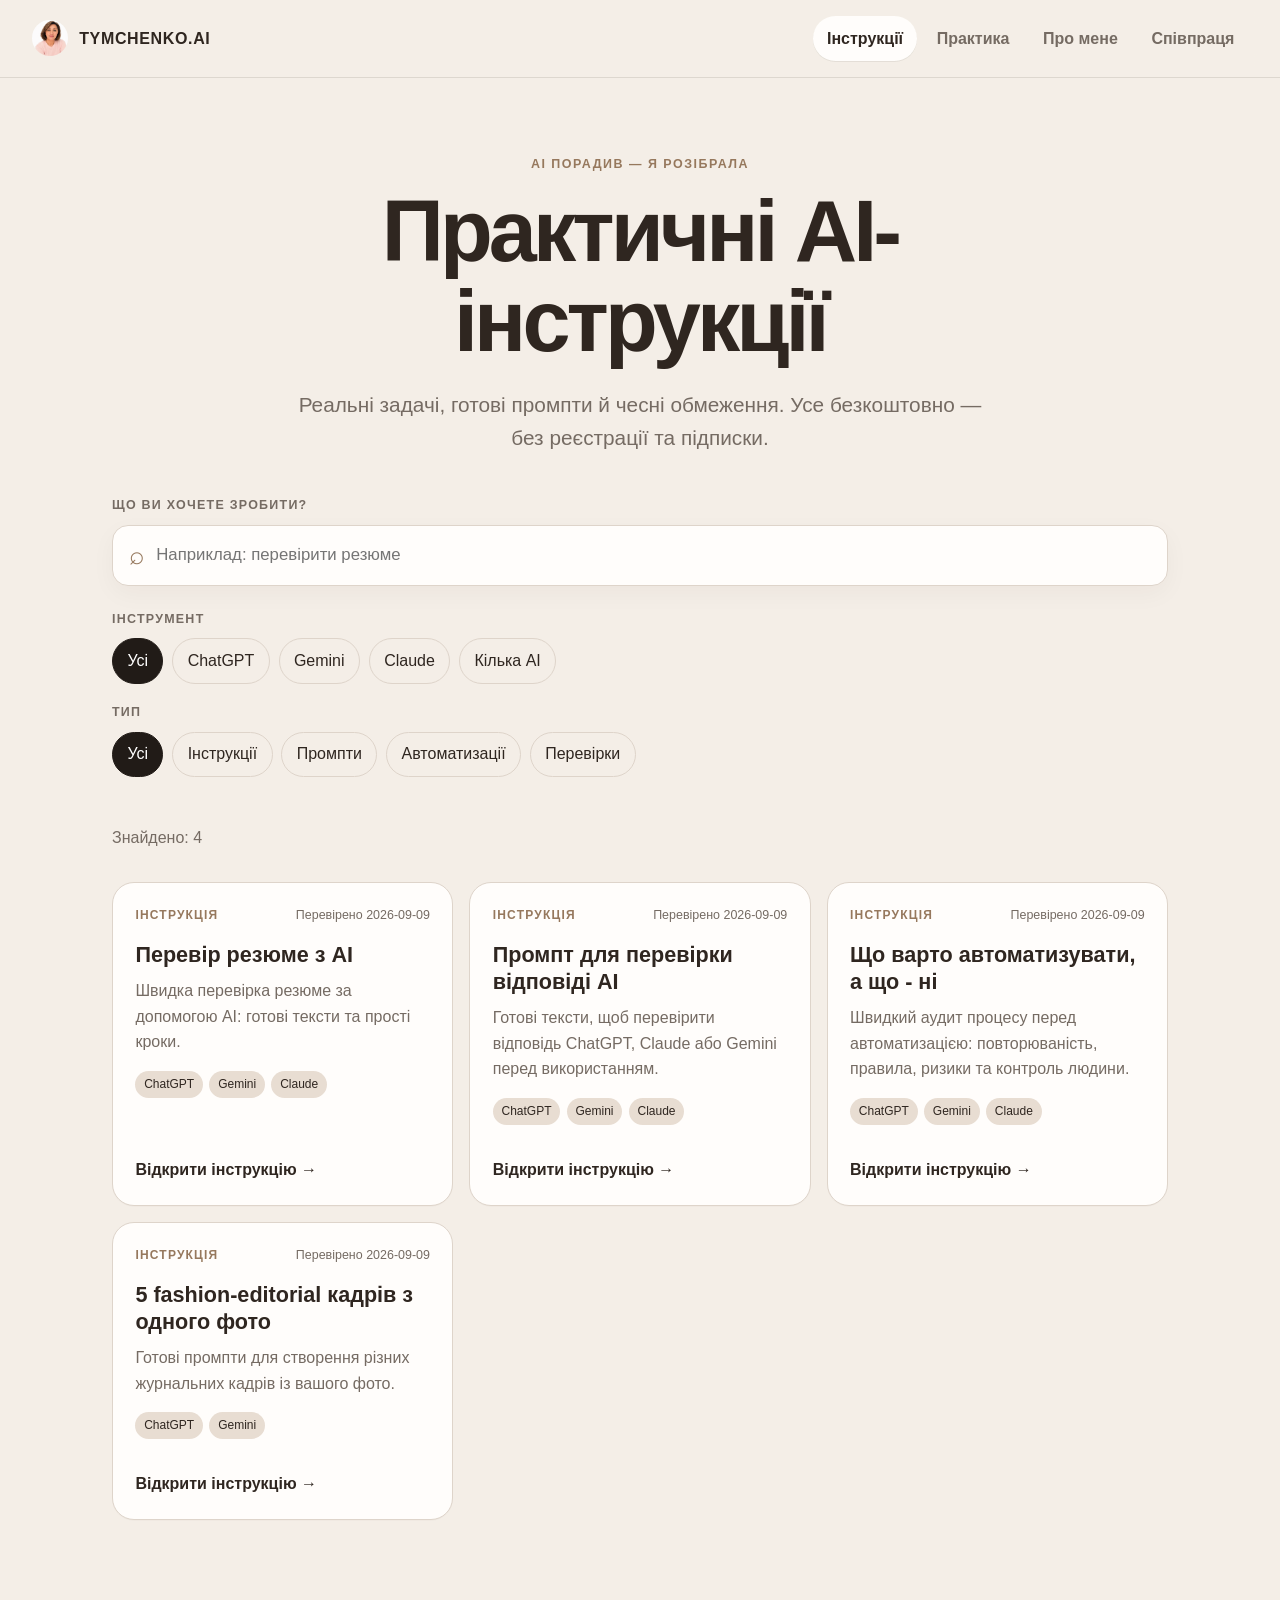
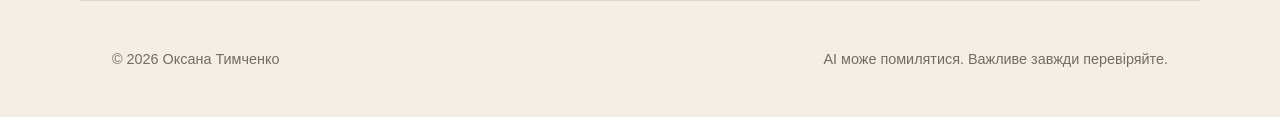
<file: index.html>
<!doctype html>
<html lang="uk">
<head>
  <meta charset="utf-8">
  <meta name="viewport" content="width=device-width,initial-scale=1">
  <meta name="description" content="Практичні AI-інструкції, промпти та автоматизації Оксани Тимченко. Перевірено на реальних задачах.">
  <meta name="color-scheme" content="light">
  <meta http-equiv="Content-Security-Policy" content="default-src 'self'; img-src 'self' data: https:; style-src 'self'; script-src 'self' https://www.googletagmanager.com; connect-src 'self' https://www.googletagmanager.com https://*.google-analytics.com; object-src 'none'; base-uri 'self'; form-action 'self' mailto:">
  <title>Інструкції — Tymchenko.AI</title>
  <link rel="stylesheet" href="assets.css">
  <script async src="https://www.googletagmanager.com/gtag/js?id=G-YWB4VXZGJ2"></script>
  <script src="analytics.js" defer></script>
</head>
<body>
  <header class="site-header">
    <a class="brand" href="index.html" aria-label="Tymchenko.AI — інструкції"><span class="brand-mark">T</span><span>TYMCHENKO.AI</span></a>
    <button class="menu-button" type="button" aria-expanded="false" aria-controls="main-nav">Меню</button>
    <nav id="main-nav" class="nav" aria-label="Головна навігація">
      <a class="active" href="index.html">Інструкції</a>
      <a href="practice.html">Практика</a>
      <a href="about.html">Про мене</a>
      <a href="partnerships.html">Співпраця</a>
    </nav>
  </header>

  <main>
    <section class="catalog-head">
      <p class="eyebrow">AI порадив — я розібрала</p>
      <h1>Практичні AI-інструкції</h1>
      <p class="lead">Реальні задачі, готові промпти й чесні обмеження. Усе безкоштовно — без реєстрації та підписки.</p>
    </section>

    <section class="catalog" aria-labelledby="catalog-title">
      <h2 id="catalog-title" class="visually-hidden">Каталог матеріалів</h2>
      <div class="search-wrap">
        <label for="search">Що ви хочете зробити?</label>
        <div class="search-box"><span aria-hidden="true">⌕</span><input id="search" type="search" autocomplete="off" placeholder="Наприклад: перевірити резюме"></div>
      </div>
      <div class="filter-group" aria-labelledby="tool-label">
        <span id="tool-label" class="filter-label">Інструмент</span>
        <div class="filter-row" data-filter="tool">
          <button class="chip active" data-value="all" type="button">Усі</button>
          <button class="chip" data-value="ChatGPT" type="button">ChatGPT</button>
          <button class="chip" data-value="Gemini" type="button">Gemini</button>
          <button class="chip" data-value="Claude" type="button">Claude</button>
          <button class="chip" data-value="Multi-tool" type="button">Кілька AI</button>
        </div>
      </div>
      <div class="filter-group" aria-labelledby="type-label">
        <span id="type-label" class="filter-label">Тип</span>
        <div class="filter-row" data-filter="type">
          <button class="chip active" data-value="all" type="button">Усі</button>
          <button class="chip" data-value="guide" type="button">Інструкції</button>
          <button class="chip" data-value="prompt" type="button">Промпти</button>
          <button class="chip" data-value="automation" type="button">Автоматизації</button>
          <button class="chip" data-value="review" type="button">Перевірки</button>
        </div>
      </div>
      <div class="results-bar"><p id="result-count" aria-live="polite">Завантаження матеріалів…</p><button id="reset" class="text-button" type="button" hidden>Скинути фільтри</button></div>
      <div id="resource-grid" class="resource-grid" aria-live="polite"></div>
      <div id="empty-state" class="empty" hidden><h3>Нічого не знайдено</h3><p>Спробуйте коротший запит або скиньте фільтри.</p></div>
    </section>
  </main>

  <footer><p>© 2026 Оксана Тимченко</p><p>AI може помилятися. Важливе завжди перевіряйте.</p></footer>
  <script src="app.js" defer></script>
</body>
</html>
</file>
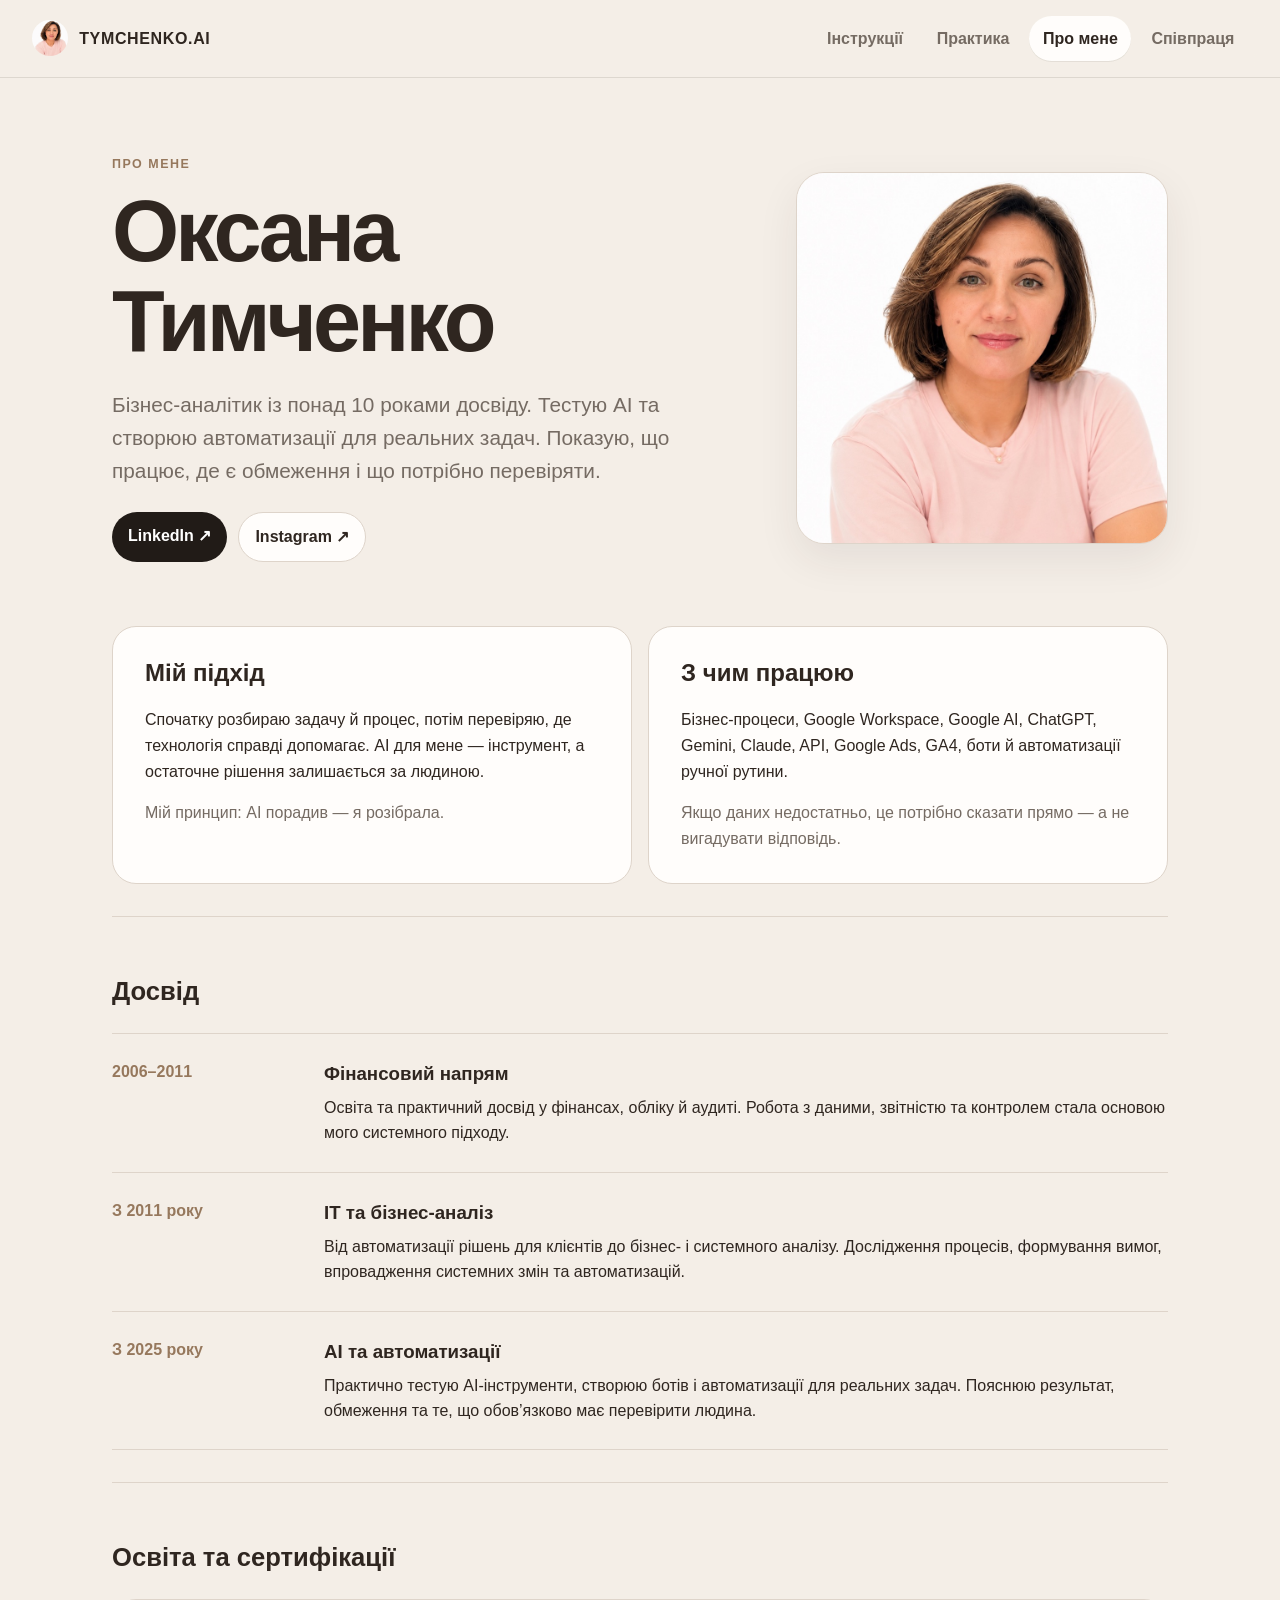
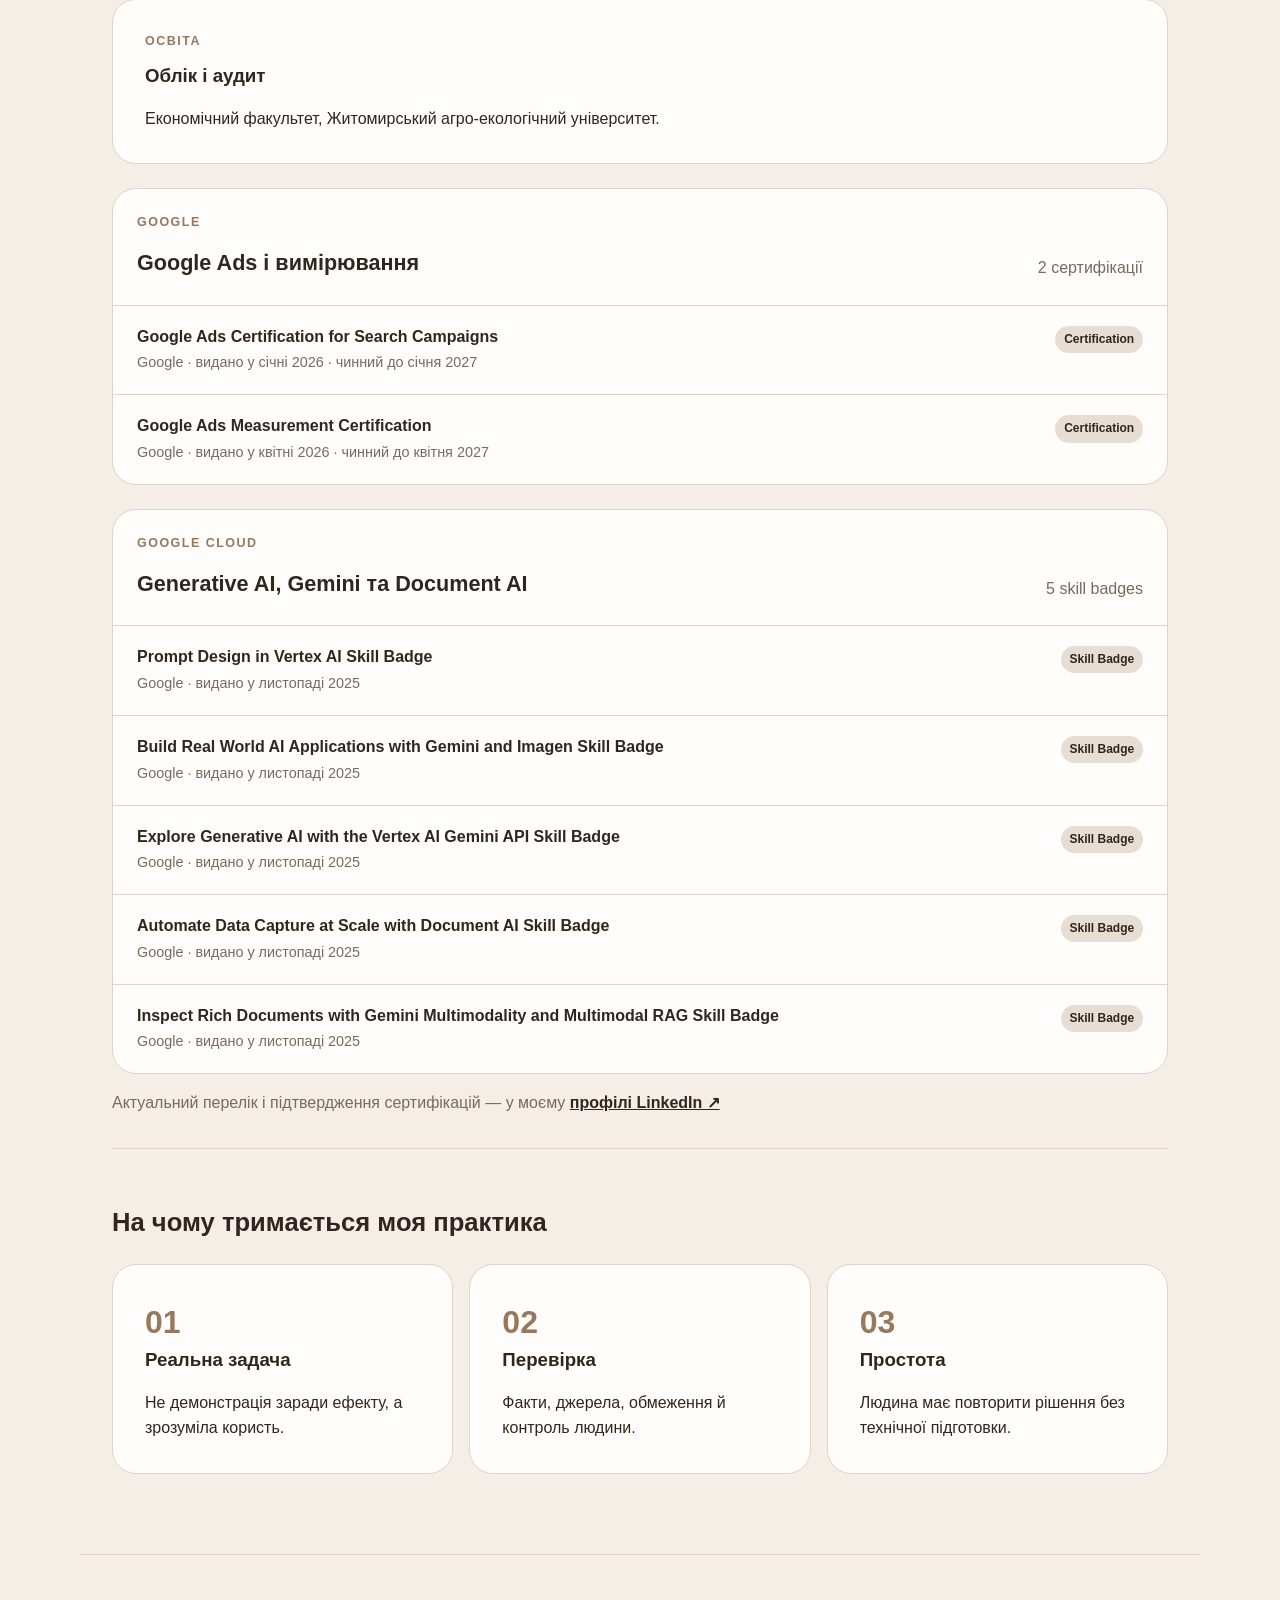
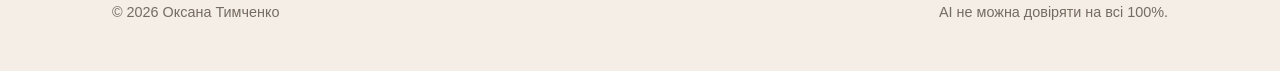
<file: about.html>
<!doctype html>
<html lang="uk"><head><meta charset="utf-8"><meta name="viewport" content="width=device-width,initial-scale=1"><meta name="description" content="Про Оксану Тимченко — бізнес-аналітика та практичну роботу з AI й автоматизаціями."><title>Про мене — Tymchenko.AI</title><link rel="stylesheet" href="assets.css"><script async src="https://www.googletagmanager.com/gtag/js?id=G-YWB4VXZGJ2"></script><script src="analytics.js" defer></script></head><body>
<header class="site-header"><a class="brand" href="index.html"><span class="brand-mark">T</span><span>TYMCHENKO.AI</span></a><button class="menu-button" type="button" aria-expanded="false" aria-controls="main-nav">Меню</button><nav id="main-nav" class="nav"><a href="index.html">Інструкції</a><a href="practice.html">Практика</a><a class="active" href="about.html">Про мене</a><a href="partnerships.html">Співпраця</a></nav></header>
<main>
<section class="page-hero about-hero"><div class="about-intro"><p class="eyebrow">Про мене</p><h1>Оксана Тимченко</h1><p class="lead">Бізнес-аналітик із понад 10 роками досвіду. Тестую AI та створюю автоматизації для реальних задач. Показую, що працює, де є обмеження і що потрібно перевіряти.</p><div class="social-links" aria-label="Профілі Оксани Тимченко"><a href="https://www.linkedin.com/in/oksana-tymchenko" target="_blank" rel="noopener noreferrer">LinkedIn ↗</a><a href="https://www.instagram.com/tymchenko.ai/" target="_blank" rel="noopener noreferrer">Instagram ↗</a></div></div><img class="about-photo" src="assets/oksana-tymchenko.jpeg" alt="Оксана Тимченко" width="900" height="900"></section>
<section class="content-wrap">
<div class="story-grid"><article class="panel"><h2>Мій підхід</h2><p>Спочатку розбираю задачу й процес, потім перевіряю, де технологія справді допомагає. AI для мене — інструмент, а остаточне рішення залишається за людиною.</p><p class="muted">Мій принцип: AI порадив — я розібрала.</p></article><article class="panel"><h2>З чим працюю</h2><p>Бізнес-процеси, Google Workspace, Google AI, ChatGPT, Gemini, Claude, API, Google Ads, GA4, боти й автоматизації ручної рутини.</p><p class="muted">Якщо даних недостатньо, це потрібно сказати прямо — а не вигадувати відповідь.</p></article></div>
<section class="section"><h2>Досвід</h2><div class="timeline"><article class="timeline-item"><p class="timeline-date">2006–2011</p><div><h3>Фінансовий напрям</h3><p>Освіта та практичний досвід у фінансах, обліку й аудиті. Робота з даними, звітністю та контролем стала основою мого системного підходу.</p></div></article><article class="timeline-item"><p class="timeline-date">З 2011 року</p><div><h3>IT та бізнес-аналіз</h3><p>Від автоматизації рішень для клієнтів до бізнес- і системного аналізу. Дослідження процесів, формування вимог, впровадження системних змін та автоматизацій.</p></div></article><article class="timeline-item"><p class="timeline-date">З 2025 року</p><div><h3>AI та автоматизації</h3><p>Практично тестую AI-інструменти, створюю ботів і автоматизації для реальних задач. Пояснюю результат, обмеження та те, що обов’язково має перевірити людина.</p></div></article></div></section>
<section class="section"><h2>Освіта та сертифікації</h2><article class="panel education-card"><p class="eyebrow">Освіта</p><h3>Облік і аудит</h3><p>Економічний факультет, Житомирський агро-екологічний університет.</p></article>
<div class="certificate-group"><div class="certificate-heading"><div><p class="eyebrow">Google</p><h3>Google Ads і вимірювання</h3></div><span>2 сертифікації</span></div><div class="certificate-list"><article class="certificate-item"><div><h4>Google Ads Certification for Search Campaigns</h4><p>Google · видано у січні 2026 · чинний до січня 2027</p></div><span class="certificate-type">Certification</span></article><article class="certificate-item"><div><h4>Google Ads Measurement Certification</h4><p>Google · видано у квітні 2026 · чинний до квітня 2027</p></div><span class="certificate-type">Certification</span></article></div></div>
<div class="certificate-group"><div class="certificate-heading"><div><p class="eyebrow">Google Cloud</p><h3>Generative AI, Gemini та Document AI</h3></div><span>5 skill badges</span></div><div class="certificate-list"><article class="certificate-item"><div><h4>Prompt Design in Vertex AI Skill Badge</h4><p>Google · видано у листопаді 2025</p></div><span class="certificate-type">Skill Badge</span></article><article class="certificate-item"><div><h4>Build Real World AI Applications with Gemini and Imagen Skill Badge</h4><p>Google · видано у листопаді 2025</p></div><span class="certificate-type">Skill Badge</span></article><article class="certificate-item"><div><h4>Explore Generative AI with the Vertex AI Gemini API Skill Badge</h4><p>Google · видано у листопаді 2025</p></div><span class="certificate-type">Skill Badge</span></article><article class="certificate-item"><div><h4>Automate Data Capture at Scale with Document AI Skill Badge</h4><p>Google · видано у листопаді 2025</p></div><span class="certificate-type">Skill Badge</span></article><article class="certificate-item"><div><h4>Inspect Rich Documents with Gemini Multimodality and Multimodal RAG Skill Badge</h4><p>Google · видано у листопаді 2025</p></div><span class="certificate-type">Skill Badge</span></article></div></div><p class="credential-note">Актуальний перелік і підтвердження сертифікацій — у моєму <a href="https://www.linkedin.com/in/oksana-tymchenko" target="_blank" rel="noopener noreferrer">профілі LinkedIn ↗</a></p></section>
<section class="section"><h2>На чому тримається моя практика</h2><div class="principles"><article class="panel"><span class="number">01</span><h3>Реальна задача</h3><p>Не демонстрація заради ефекту, а зрозуміла користь.</p></article><article class="panel"><span class="number">02</span><h3>Перевірка</h3><p>Факти, джерела, обмеження й контроль людини.</p></article><article class="panel"><span class="number">03</span><h3>Простота</h3><p>Людина має повторити рішення без технічної підготовки.</p></article></div></section>
</section></main>
<footer><p>© 2026 Оксана Тимченко</p><p>AI не можна довіряти на всі 100%.</p></footer><script src="app.js" defer></script></body></html>
</file>
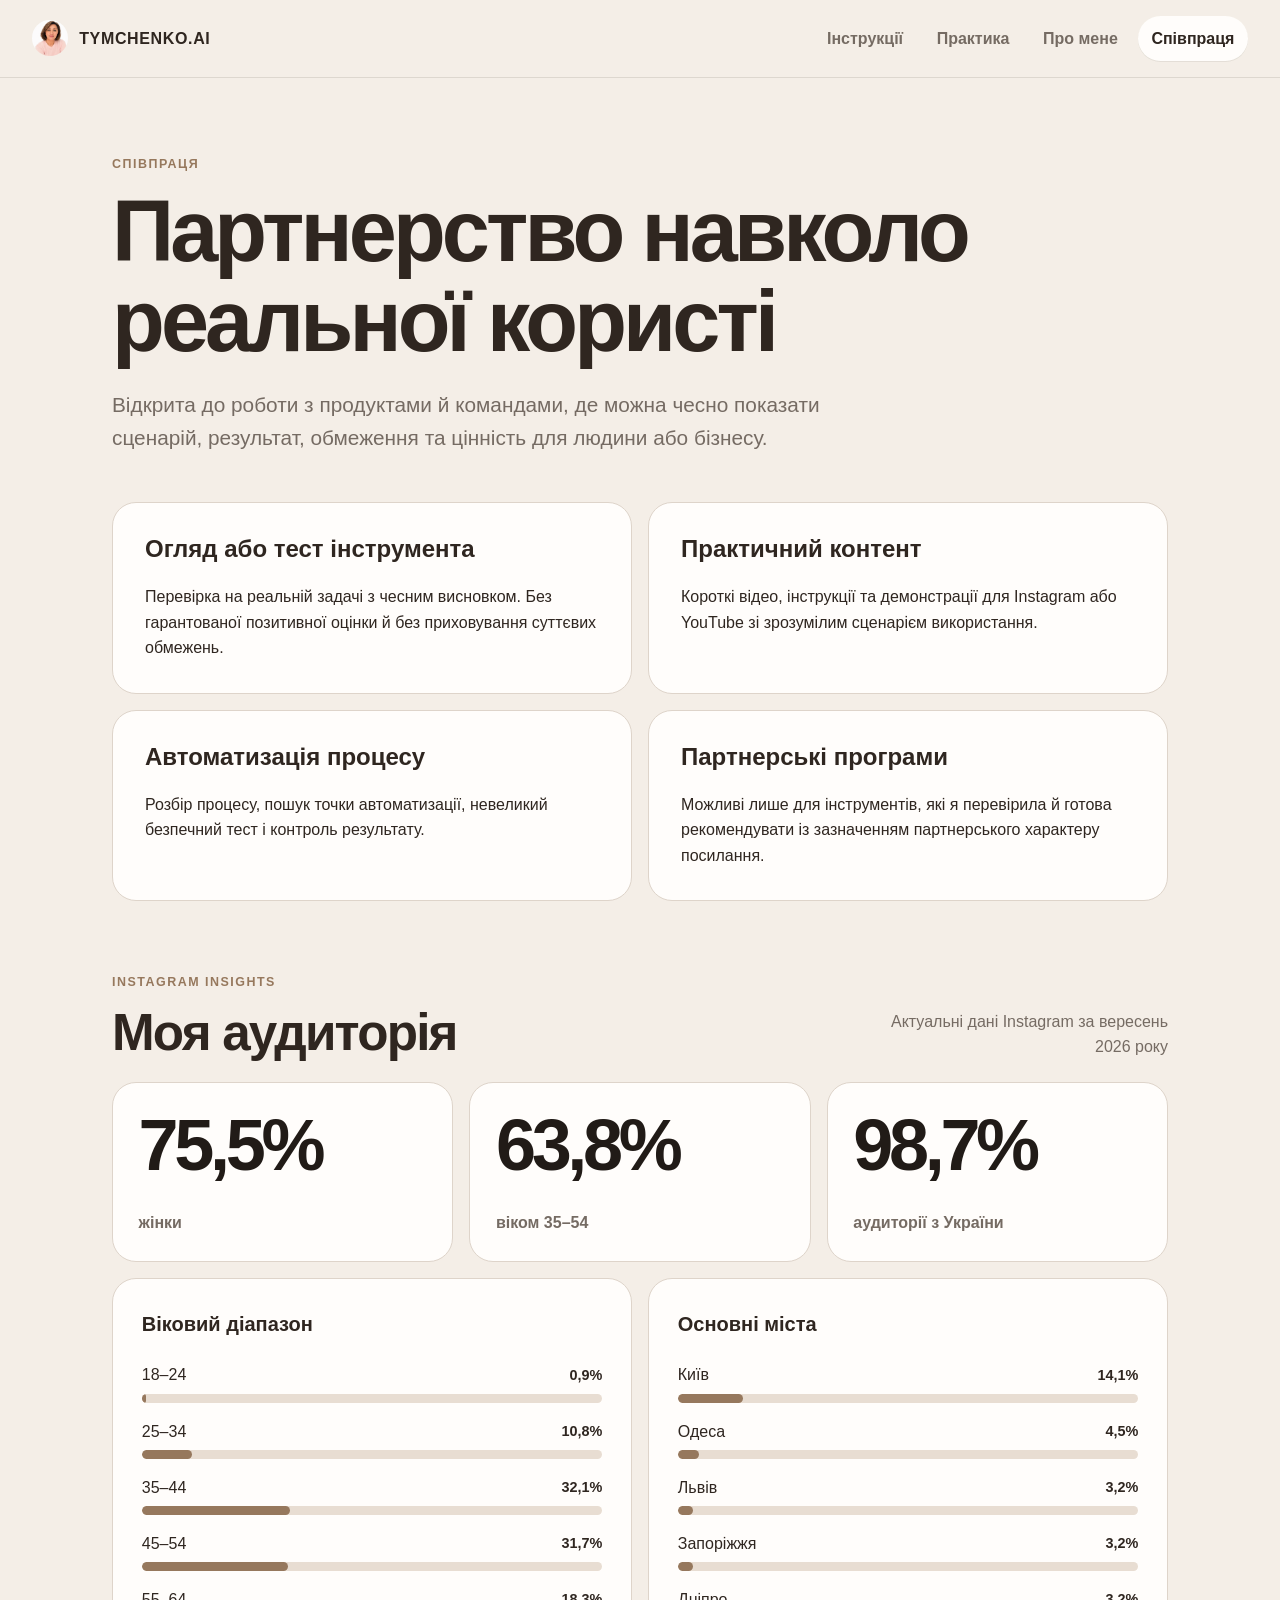
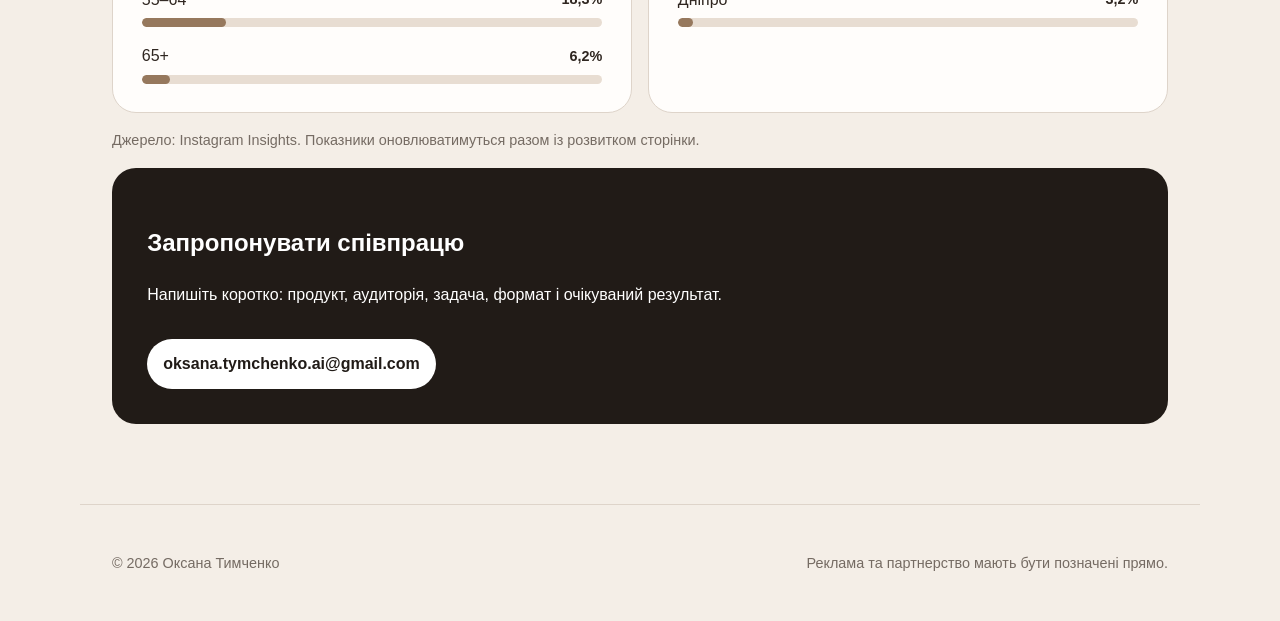
<file: partnerships.html>
<!doctype html>
<html lang="uk">
<head>
  <meta charset="utf-8">
  <meta name="viewport" content="width=device-width,initial-scale=1">
  <meta name="description" content="Співпраця з Оксаною Тимченко: практичний AI-контент, тестування інструментів та автоматизації.">
  <title>Співпраця — Tymchenko.AI</title>
  <link rel="stylesheet" href="assets.css">
  <script async src="https://www.googletagmanager.com/gtag/js?id=G-YWB4VXZGJ2"></script>
  <script src="analytics.js" defer></script>
</head>
<body>
  <header class="site-header">
    <a class="brand" href="index.html"><span class="brand-mark">T</span><span>TYMCHENKO.AI</span></a>
    <button class="menu-button" type="button" aria-expanded="false" aria-controls="main-nav">Меню</button>
    <nav id="main-nav" class="nav">
      <a href="index.html">Інструкції</a>
      <a href="practice.html">Практика</a>
      <a href="about.html">Про мене</a>
      <a class="active" href="partnerships.html">Співпраця</a>
    </nav>
  </header>

  <main>
    <section class="page-hero partnership-hero">
      <p class="eyebrow">Співпраця</p>
      <h1>Партнерство навколо реальної користі</h1>
      <p class="lead">Відкрита до роботи з продуктами й командами, де можна чесно показати сценарій, результат, обмеження та цінність для людини або бізнесу.</p>
    </section>

    <section class="content-wrap">
      <div class="partner-grid">
        <article class="panel">
          <h2>Огляд або тест інструмента</h2>
          <p>Перевірка на реальній задачі з чесним висновком. Без гарантованої позитивної оцінки й без приховування суттєвих обмежень.</p>
        </article>
        <article class="panel">
          <h2>Практичний контент</h2>
          <p>Короткі відео, інструкції та демонстрації для Instagram або YouTube зі зрозумілим сценарієм використання.</p>
        </article>
        <article class="panel">
          <h2>Автоматизація процесу</h2>
          <p>Розбір процесу, пошук точки автоматизації, невеликий безпечний тест і контроль результату.</p>
        </article>
        <article class="panel">
          <h2>Партнерські програми</h2>
          <p>Можливі лише для інструментів, які я перевірила й готова рекомендувати із зазначенням партнерського характеру посилання.</p>
        </article>
      </div>

      <section class="audience-section" aria-labelledby="audience-title">
        <div class="section-heading">
          <div>
            <p class="eyebrow">Instagram Insights</p>
            <h2 id="audience-title">Моя аудиторія</h2>
          </div>
          <p>Актуальні дані Instagram за вересень 2026 року</p>
        </div>

        <div class="metric-grid">
          <article class="metric-card"><span class="metric-value">75,5%</span><span class="metric-label">жінки</span></article>
          <article class="metric-card"><span class="metric-value">63,8%</span><span class="metric-label">віком 35–54</span></article>
          <article class="metric-card"><span class="metric-value">98,7%</span><span class="metric-label">аудиторії з України</span></article>
        </div>

        <div class="insights-grid">
          <article class="insight-panel">
            <h3>Віковий діапазон</h3>
            <div class="bar-list" aria-label="Розподіл аудиторії за віком">
              <div class="bar-row"><div class="bar-meta"><span>18–24</span><strong>0,9%</strong></div><div class="bar-track"><span style="--value:0.9%"></span></div></div>
              <div class="bar-row"><div class="bar-meta"><span>25–34</span><strong>10,8%</strong></div><div class="bar-track"><span style="--value:10.8%"></span></div></div>
              <div class="bar-row"><div class="bar-meta"><span>35–44</span><strong>32,1%</strong></div><div class="bar-track"><span style="--value:32.1%"></span></div></div>
              <div class="bar-row"><div class="bar-meta"><span>45–54</span><strong>31,7%</strong></div><div class="bar-track"><span style="--value:31.7%"></span></div></div>
              <div class="bar-row"><div class="bar-meta"><span>55–64</span><strong>18,3%</strong></div><div class="bar-track"><span style="--value:18.3%"></span></div></div>
              <div class="bar-row"><div class="bar-meta"><span>65+</span><strong>6,2%</strong></div><div class="bar-track"><span style="--value:6.2%"></span></div></div>
            </div>
          </article>

          <article class="insight-panel">
            <h3>Основні міста</h3>
            <div class="bar-list" aria-label="Розподіл аудиторії за містами">
              <div class="bar-row"><div class="bar-meta"><span>Київ</span><strong>14,1%</strong></div><div class="bar-track"><span style="--value:14.1%"></span></div></div>
              <div class="bar-row"><div class="bar-meta"><span>Одеса</span><strong>4,5%</strong></div><div class="bar-track"><span style="--value:4.5%"></span></div></div>
              <div class="bar-row"><div class="bar-meta"><span>Львів</span><strong>3,2%</strong></div><div class="bar-track"><span style="--value:3.2%"></span></div></div>
              <div class="bar-row"><div class="bar-meta"><span>Запоріжжя</span><strong>3,2%</strong></div><div class="bar-track"><span style="--value:3.2%"></span></div></div>
              <div class="bar-row"><div class="bar-meta"><span>Дніпро</span><strong>3,2%</strong></div><div class="bar-track"><span style="--value:3.2%"></span></div></div>
            </div>
          </article>
        </div>

        <p class="data-note">Джерело: Instagram Insights. Показники оновлюватимуться разом із розвитком сторінки.</p>
      </section>

      <div class="contact-box">
        <h2>Запропонувати співпрацю</h2>
        <p>Напишіть коротко: продукт, аудиторія, задача, формат і очікуваний результат.</p>
        <a class="button" href="mailto:oksana.tymchenko.ai@gmail.com">oksana.tymchenko.ai@gmail.com</a>
      </div>
    </section>
  </main>

  <footer><p>© 2026 Оксана Тимченко</p><p>Реклама та партнерство мають бути позначені прямо.</p></footer>
  <script src="app.js" defer></script>
</body>
</html>
</file>
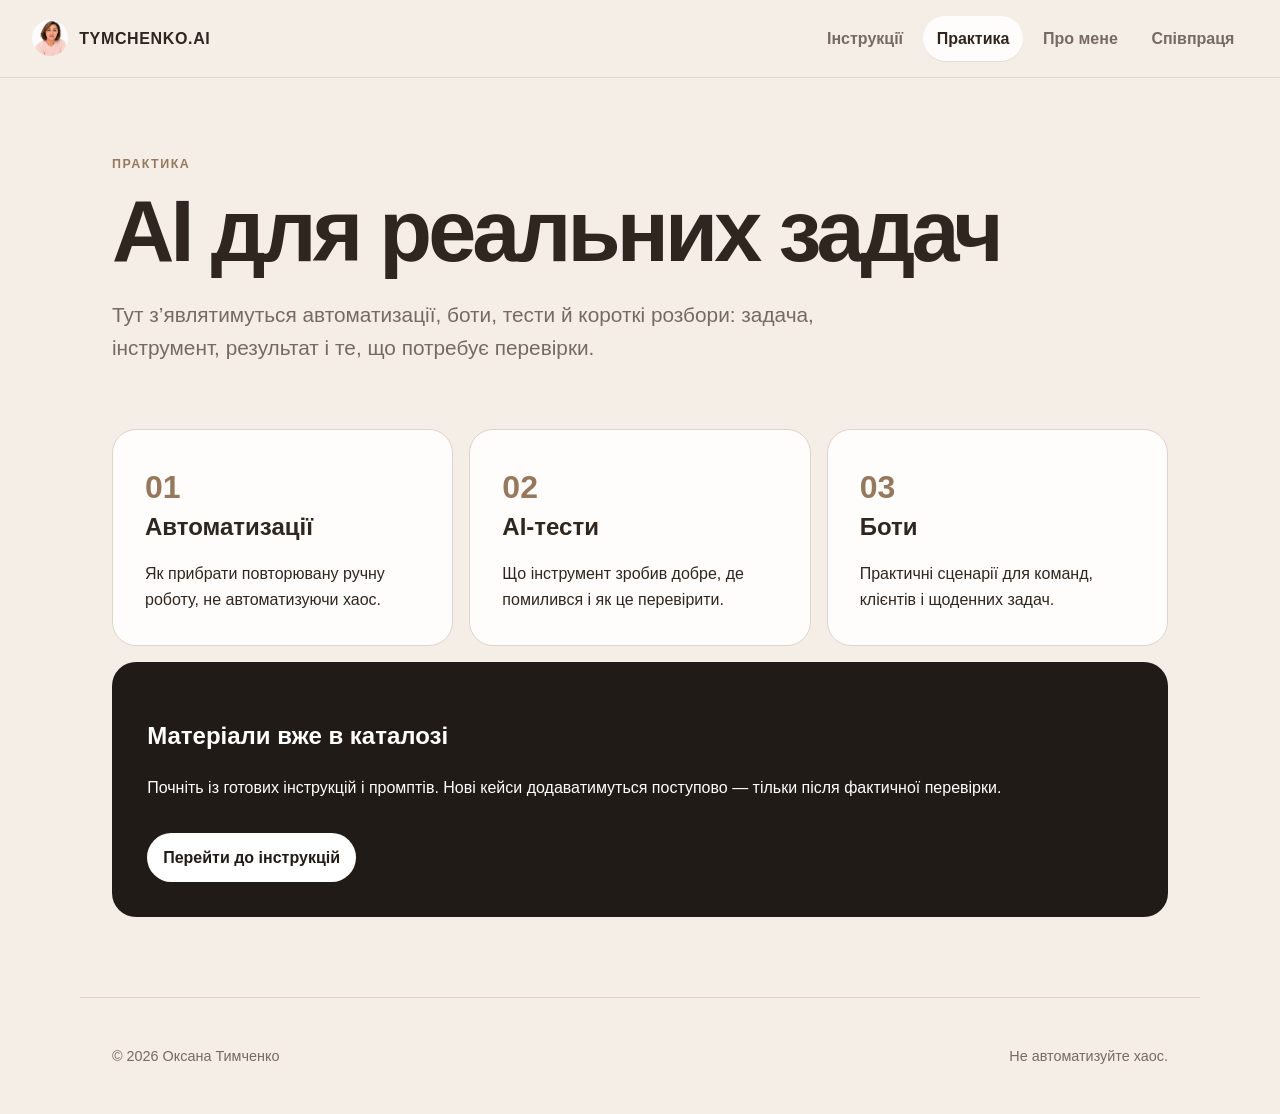
<file: practice.html>
<!doctype html>
<html lang="uk"><head><meta charset="utf-8"><meta name="viewport" content="width=device-width,initial-scale=1"><meta name="description" content="Практичні проєкти Оксани Тимченко: AI, боти й автоматизації бізнес-процесів."><title>Практика — Tymchenko.AI</title><link rel="stylesheet" href="assets.css"><script async src="https://www.googletagmanager.com/gtag/js?id=G-YWB4VXZGJ2"></script><script src="analytics.js" defer></script></head><body>
<header class="site-header"><a class="brand" href="index.html"><span class="brand-mark">T</span><span>TYMCHENKO.AI</span></a><button class="menu-button" type="button" aria-expanded="false" aria-controls="main-nav">Меню</button><nav id="main-nav" class="nav"><a href="index.html">Інструкції</a><a class="active" href="practice.html">Практика</a><a href="about.html">Про мене</a><a href="partnerships.html">Співпраця</a></nav></header>
<main><section class="page-hero"><p class="eyebrow">Практика</p><h1>AI для реальних задач</h1><p class="lead">Тут з’являтимуться автоматизації, боти, тести й короткі розбори: задача, інструмент, результат і те, що потребує перевірки.</p></section><section class="content-wrap"><div class="principles"><article class="panel"><span class="number">01</span><h2>Автоматизації</h2><p>Як прибрати повторювану ручну роботу, не автоматизуючи хаос.</p></article><article class="panel"><span class="number">02</span><h2>AI-тести</h2><p>Що інструмент зробив добре, де помилився і як це перевірити.</p></article><article class="panel"><span class="number">03</span><h2>Боти</h2><p>Практичні сценарії для команд, клієнтів і щоденних задач.</p></article></div><div class="contact-box"><h2>Матеріали вже в каталозі</h2><p>Почніть із готових інструкцій і промптів. Нові кейси додаватимуться поступово — тільки після фактичної перевірки.</p><a class="button" href="index.html">Перейти до інструкцій</a></div></section></main>
<footer><p>© 2026 Оксана Тимченко</p><p>Не автоматизуйте хаос.</p></footer><script src="app.js" defer></script></body></html>
</file>
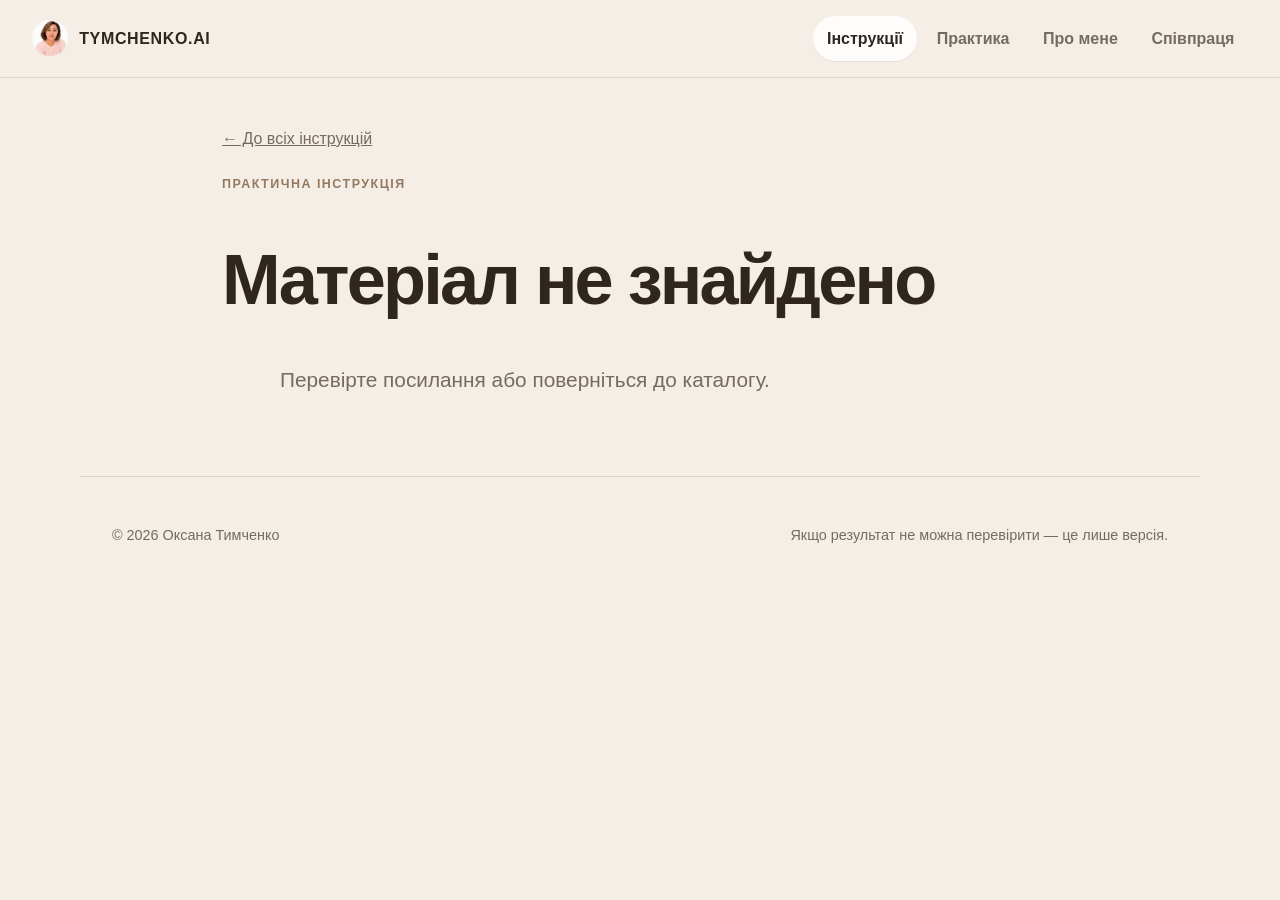
<file: resource.html>
<!doctype html>
<html lang="uk"><head><meta charset="utf-8"><meta name="viewport" content="width=device-width,initial-scale=1"><meta name="color-scheme" content="light"><meta http-equiv="Content-Security-Policy" content="default-src 'self'; img-src 'self' data: https:; style-src 'self'; script-src 'self' https://www.googletagmanager.com; connect-src 'self' https://www.googletagmanager.com https://*.google-analytics.com; object-src 'none'; base-uri 'self'; form-action 'self' mailto:"><title>Інструкція — Tymchenko.AI</title><link rel="stylesheet" href="assets.css"><script async src="https://www.googletagmanager.com/gtag/js?id=G-YWB4VXZGJ2"></script><script src="analytics.js" defer></script></head><body>
<header class="site-header"><a class="brand" href="index.html"><span class="brand-mark">T</span><span>TYMCHENKO.AI</span></a><button class="menu-button" type="button" aria-expanded="false" aria-controls="main-nav">Меню</button><nav id="main-nav" class="nav"><a class="active" href="index.html">Інструкції</a><a href="practice.html">Практика</a><a href="about.html">Про мене</a><a href="partnerships.html">Співпраця</a></nav></header>
<main class="resource-page"><a class="back" href="index.html">← До всіх інструкцій</a><p class="eyebrow">Практична інструкція</p><h1 id="resource-title">Завантаження…</h1><p id="resource-description" class="lead"></p><div id="resource-content"></div></main>
<footer><p>© 2026 Оксана Тимченко</p><p>Якщо результат не можна перевірити — це лише версія.</p></footer><script src="app.js" defer></script></body></html>
</file>
<file: assets.css>
:root{--bg:#f4eee7;--surface:#fffdfb;--text:#2f2620;--muted:#756b63;--line:#ded4ca;--accent:#96785d;--accent-soft:#e8ddd2;--dark:#211b17;--shadow:0 16px 40px rgba(47,38,32,.08);font-family:Inter,ui-sans-serif,-apple-system,BlinkMacSystemFont,"Segoe UI",sans-serif;color:var(--text);background:var(--bg)}
*{box-sizing:border-box}html{scroll-behavior:smooth}body{margin:0;min-height:100vh;background:var(--bg);font-size:16px;line-height:1.6}a{color:inherit}button,input{font:inherit}.site-header{position:sticky;top:0;z-index:10;display:flex;align-items:center;justify-content:space-between;gap:2rem;max-width:1280px;margin:0 auto;padding:1rem 2rem;background:rgba(244,238,231,.94);border-bottom:1px solid rgba(117,107,99,.18);backdrop-filter:blur(12px)}.brand{display:flex;align-items:center;gap:.7rem;font-weight:800;letter-spacing:.04em;text-decoration:none}.brand-mark{display:grid;place-items:center;width:36px;height:36px;border-radius:50%;background:var(--dark);color:white}.nav{display:flex;align-items:center;gap:.4rem}.nav a{padding:.6rem .85rem;border-radius:999px;text-decoration:none;color:var(--muted);font-weight:650}.nav a:hover,.nav a:focus-visible,.nav a.active{background:var(--surface);color:var(--text);box-shadow:0 1px 0 rgba(47,38,32,.08)}.menu-button{display:none;border:1px solid var(--line);border-radius:999px;background:var(--surface);padding:.5rem .8rem}.catalog-head,.page-hero{max-width:1120px;margin:0 auto;padding:4.8rem 2rem 2.6rem}.catalog-head{max-width:900px;text-align:center}.eyebrow{margin:0 0 .8rem;color:var(--accent);font-weight:800;text-transform:uppercase;letter-spacing:.12em;font-size:.78rem}.catalog-head h1,.page-hero h1{margin:0;line-height:1.04;letter-spacing:-.045em;font-size:clamp(2.8rem,7vw,5.4rem)}.lead{max-width:720px;margin:1.3rem auto 0;color:var(--muted);font-size:clamp(1.05rem,2vw,1.3rem)}.catalog{max-width:1120px;margin:0 auto;padding:0 2rem 5rem}.search-wrap{margin-bottom:1.5rem}.search-wrap label,.filter-label{display:block;margin-bottom:.55rem;font-size:.78rem;font-weight:800;letter-spacing:.1em;text-transform:uppercase;color:var(--muted)}.search-box{display:flex;align-items:center;gap:.7rem;background:var(--surface);border:1px solid var(--line);border-radius:16px;padding:0 1rem;box-shadow:0 8px 24px rgba(47,38,32,.04)}.search-box:focus-within{outline:3px solid rgba(150,120,93,.22);border-color:var(--accent)}.search-box span{font-size:1.6rem;color:var(--accent)}.search-box input{width:100%;border:0;outline:0;background:transparent;padding:1rem 0;color:var(--text);font-size:1.05rem}.filter-group{margin-top:1.2rem}.filter-row{display:flex;flex-wrap:wrap;gap:.55rem}.chip{border:1px solid var(--line);border-radius:999px;background:transparent;padding:.55rem .9rem;color:var(--text);cursor:pointer}.chip:hover,.chip:focus-visible{border-color:var(--accent)}.chip.active{background:var(--dark);color:white;border-color:var(--dark)}.results-bar{display:flex;justify-content:space-between;align-items:center;margin:2rem 0 1rem;color:var(--muted)}.text-button{border:0;background:none;color:var(--text);text-decoration:underline;cursor:pointer}.resource-grid{display:grid;grid-template-columns:repeat(3,minmax(0,1fr));gap:1rem}.card{display:flex;flex-direction:column;min-height:290px;padding:1.4rem;background:var(--surface);border:1px solid var(--line);border-radius:22px;box-shadow:0 1px 0 rgba(47,38,32,.02);transition:transform .2s,box-shadow .2s}.card:hover{transform:translateY(-3px);box-shadow:var(--shadow)}.card-top{display:flex;align-items:center;justify-content:space-between;gap:.5rem}.card-type{color:var(--accent);font-size:.75rem;font-weight:800;letter-spacing:.1em;text-transform:uppercase}.card-date{font-size:.78rem;color:var(--muted)}.card h3{margin:1rem 0 .6rem;font-size:1.35rem;line-height:1.25}.card p{margin:0;color:var(--muted)}.tag-row{display:flex;flex-wrap:wrap;gap:.4rem;margin:1rem 0}.tag{padding:.25rem .55rem;border-radius:999px;background:var(--accent-soft);font-size:.75rem}.card-link{margin-top:auto;padding-top:1rem;font-weight:800;text-decoration:none}.card-link:hover{text-decoration:underline}.empty{padding:3rem;text-align:center;background:var(--surface);border:1px solid var(--line);border-radius:22px}.empty h3{margin:0}.empty p{color:var(--muted)}footer{display:flex;justify-content:space-between;gap:1rem;max-width:1120px;margin:0 auto;padding:2rem;border-top:1px solid var(--line);color:var(--muted);font-size:.9rem}.page-hero{padding-bottom:4rem}.page-hero .lead{margin-left:0}.content-wrap{max-width:1120px;margin:0 auto;padding:0 2rem 5rem}.story-grid,.partner-grid{display:grid;grid-template-columns:repeat(2,minmax(0,1fr));gap:1rem}.panel{padding:2rem;background:var(--surface);border:1px solid var(--line);border-radius:24px}.panel h2,.panel h3{margin-top:0;line-height:1.2}.panel p:last-child{margin-bottom:0}.panel .muted{color:var(--muted)}.principles{display:grid;grid-template-columns:repeat(3,1fr);gap:1rem}.number{display:block;color:var(--accent);font-size:2rem;font-weight:850}.contact-box{margin-top:1rem;padding:2.2rem;border-radius:24px;background:var(--dark);color:white}.button{display:inline-flex;align-items:center;justify-content:center;margin-top:1rem;padding:.75rem 1rem;border-radius:999px;background:white;color:var(--dark);font-weight:800;text-decoration:none}.resource-page{max-width:900px;margin:0 auto;padding:3rem 2rem 5rem}.back{display:inline-block;margin-bottom:1.5rem;color:var(--muted)}.resource-page h1{font-size:clamp(2.4rem,6vw,4.4rem);line-height:1.04;letter-spacing:-.04em}.meta{display:flex;flex-wrap:wrap;gap:.6rem;margin:1.2rem 0 2rem}.section{margin-top:2rem;padding-top:2rem;border-top:1px solid var(--line)}.section h2{font-size:1.6rem}.prompt-box{overflow:hidden;border-radius:20px;background:var(--dark);color:#f8f2ec}.prompt-head{display:flex;justify-content:space-between;align-items:center;gap:1rem;padding:.8rem 1rem;border-bottom:1px solid rgba(255,255,255,.14);font-size:.78rem;font-weight:800;letter-spacing:.08em;text-transform:uppercase}.copy{border:0;border-radius:999px;background:#f2e5d8;color:var(--dark);padding:.5rem .8rem;font-weight:800;cursor:pointer}.prompt-text{margin:0;padding:1.2rem;white-space:pre-wrap;overflow-wrap:anywhere;font:500 .92rem/1.65 ui-monospace,SFMono-Regular,Menlo,monospace}.actions{display:flex;flex-wrap:wrap;gap:.7rem;margin-top:1rem}.actions a{display:inline-flex;padding:.7rem 1rem;border-radius:999px;background:var(--dark);color:white;text-decoration:none;font-weight:750}.actions a.secondary{background:var(--surface);color:var(--text);border:1px solid var(--line)}.notice{padding:1rem 1.2rem;border-left:4px solid var(--accent);background:var(--accent-soft);border-radius:0 14px 14px 0}.visually-hidden{position:absolute;width:1px;height:1px;padding:0;margin:-1px;overflow:hidden;clip:rect(0,0,0,0);white-space:nowrap;border:0}:focus-visible{outline:3px solid rgba(150,120,93,.45);outline-offset:2px}
@media(max-width:820px){.site-header{padding:.8rem 1rem;flex-wrap:wrap}.menu-button{display:block}.nav{display:none;width:100%;align-items:stretch;flex-direction:column}.nav.open{display:flex}.nav a{border-radius:12px}.catalog-head,.page-hero{padding:3.2rem 1rem 2rem}.catalog,.content-wrap,.resource-page{padding-left:1rem;padding-right:1rem}.resource-grid,.principles{grid-template-columns:1fr 1fr}.story-grid,.partner-grid{grid-template-columns:1fr}.card{min-height:260px}footer{margin:0 1rem;padding-left:0;padding-right:0;flex-direction:column}}
@media(max-width:560px){.resource-grid,.principles{grid-template-columns:1fr}.catalog-head h1,.page-hero h1{font-size:2.7rem}.lead{font-size:1rem}.results-bar{align-items:flex-start;gap:.5rem}.card{min-height:0}.panel{padding:1.35rem}.prompt-head{align-items:flex-start}.actions a{width:100%}}
.timeline{display:grid;gap:0}.timeline-item{display:grid;grid-template-columns:180px 1fr;gap:2rem;padding:1.6rem 0;border-top:1px solid var(--line)}.timeline-item:last-child{border-bottom:1px solid var(--line)}.timeline-item h3{margin:0 0 .35rem}.timeline-item p{margin:0}.timeline-date{color:var(--accent);font-weight:800}
.partnership-hero{padding-bottom:3rem}.audience-section{margin-top:4.5rem}.section-heading{display:flex;justify-content:space-between;align-items:end;gap:2rem;margin-bottom:1.4rem}.section-heading h2{margin:0;font-size:clamp(2rem,4vw,3.3rem);line-height:1.05;letter-spacing:-.035em}.section-heading>p{max-width:290px;margin:0;color:var(--muted);text-align:right}.metric-grid{display:grid;grid-template-columns:repeat(3,minmax(0,1fr));gap:1rem}.metric-card{display:flex;flex-direction:column;min-height:180px;justify-content:space-between;padding:1.6rem;background:var(--surface);border:1px solid var(--line);border-radius:24px}.metric-value{font-size:clamp(2.5rem,6vw,4.5rem);font-weight:850;line-height:1;letter-spacing:-.06em;color:var(--dark)}.metric-label{color:var(--muted);font-weight:700}.insights-grid{display:grid;grid-template-columns:repeat(2,minmax(0,1fr));gap:1rem;margin-top:1rem}.insight-panel{padding:1.8rem;background:var(--surface);border:1px solid var(--line);border-radius:24px}.insight-panel h3{margin:0 0 1.4rem;font-size:1.25rem}.bar-list{display:grid;gap:1rem}.bar-row{display:grid;gap:.35rem}.bar-meta{display:flex;align-items:center;justify-content:space-between;gap:1rem}.bar-meta strong{font-size:.9rem}.bar-track{height:9px;overflow:hidden;border-radius:999px;background:var(--accent-soft)}.bar-track span{display:block;width:var(--value);min-width:4px;height:100%;border-radius:inherit;background:var(--accent)}.data-note{margin:1rem 0 0;color:var(--muted);font-size:.9rem}
@media(max-width:560px){.timeline-item{grid-template-columns:1fr;gap:.25rem}}
@media(max-width:720px){.section-heading{align-items:flex-start;flex-direction:column;gap:.6rem}.section-heading>p{text-align:left}.metric-grid,.insights-grid{grid-template-columns:1fr}.metric-card{min-height:145px}.audience-section{margin-top:3rem}}
.prompt-list{display:grid;gap:1.25rem}.prompt-item{padding:1.1rem;background:var(--surface);border:1px solid var(--line);border-radius:22px}.prompt-item h3{margin:0 0 .35rem;line-height:1.25}.prompt-purpose{margin:0 0 .9rem;color:var(--muted)}.prompt-item .prompt-box{border-radius:16px}.prompt-item .copy{flex:0 0 auto}
@media(max-width:560px){.prompt-item{padding:.85rem}.prompt-item .prompt-head{align-items:flex-start;flex-direction:column}}
@media(prefers-reduced-motion:reduce){*{scroll-behavior:auto!important;transition:none!important}}
.about-hero{display:grid;grid-template-columns:minmax(0,1.25fr) minmax(280px,.75fr);align-items:center;gap:4rem}.about-hero .lead{margin-left:0}.about-photo{display:block;width:100%;aspect-ratio:1;object-fit:cover;border-radius:28px;border:1px solid var(--line);box-shadow:var(--shadow)}.social-links{display:flex;flex-wrap:wrap;gap:.7rem;margin-top:1.5rem}.social-links a{display:inline-flex;padding:.7rem 1rem;border-radius:999px;background:var(--dark);color:white;text-decoration:none;font-weight:750}.social-links a+a{background:var(--surface);color:var(--text);border:1px solid var(--line)}.education-card{margin-top:1.2rem}.certificate-group{margin-top:1.5rem;overflow:hidden;background:var(--surface);border:1px solid var(--line);border-radius:24px}.certificate-heading{display:flex;align-items:flex-end;justify-content:space-between;gap:1rem;padding:1.5rem;border-bottom:1px solid var(--line)}.certificate-heading h3{margin:0;font-size:1.35rem}.certificate-heading>span{color:var(--muted);white-space:nowrap}.certificate-list{display:grid}.certificate-item{display:flex;align-items:flex-start;justify-content:space-between;gap:1.2rem;padding:1.25rem 1.5rem;border-bottom:1px solid var(--line)}.certificate-item:last-child{border-bottom:0}.certificate-item h4{margin:0 0 .25rem;font-size:1rem;line-height:1.35}.certificate-item p{margin:0;color:var(--muted);font-size:.9rem}.certificate-type{flex:0 0 auto;padding:.25rem .55rem;border-radius:999px;background:var(--accent-soft);font-size:.75rem;font-weight:750}.credential-note{color:var(--muted)}.credential-note a{color:var(--text);font-weight:750}
@media(max-width:820px){.about-hero{grid-template-columns:1fr;gap:2rem}.about-photo{max-width:520px}.certificate-heading{align-items:flex-start;flex-direction:column;gap:.35rem}.certificate-item{flex-direction:column;gap:.7rem}}
.brand-mark{overflow:hidden;background-image:url("assets/oksana-tymchenko.jpeg");background-position:center 34%;background-size:cover;background-repeat:no-repeat;color:transparent;font-size:0}.about-photo{height:auto;aspect-ratio:auto;object-fit:contain}.about-hero{align-items:center}@media(max-width:820px){.about-photo{width:min(100%,520px);height:auto;justify-self:center}}
</file>
